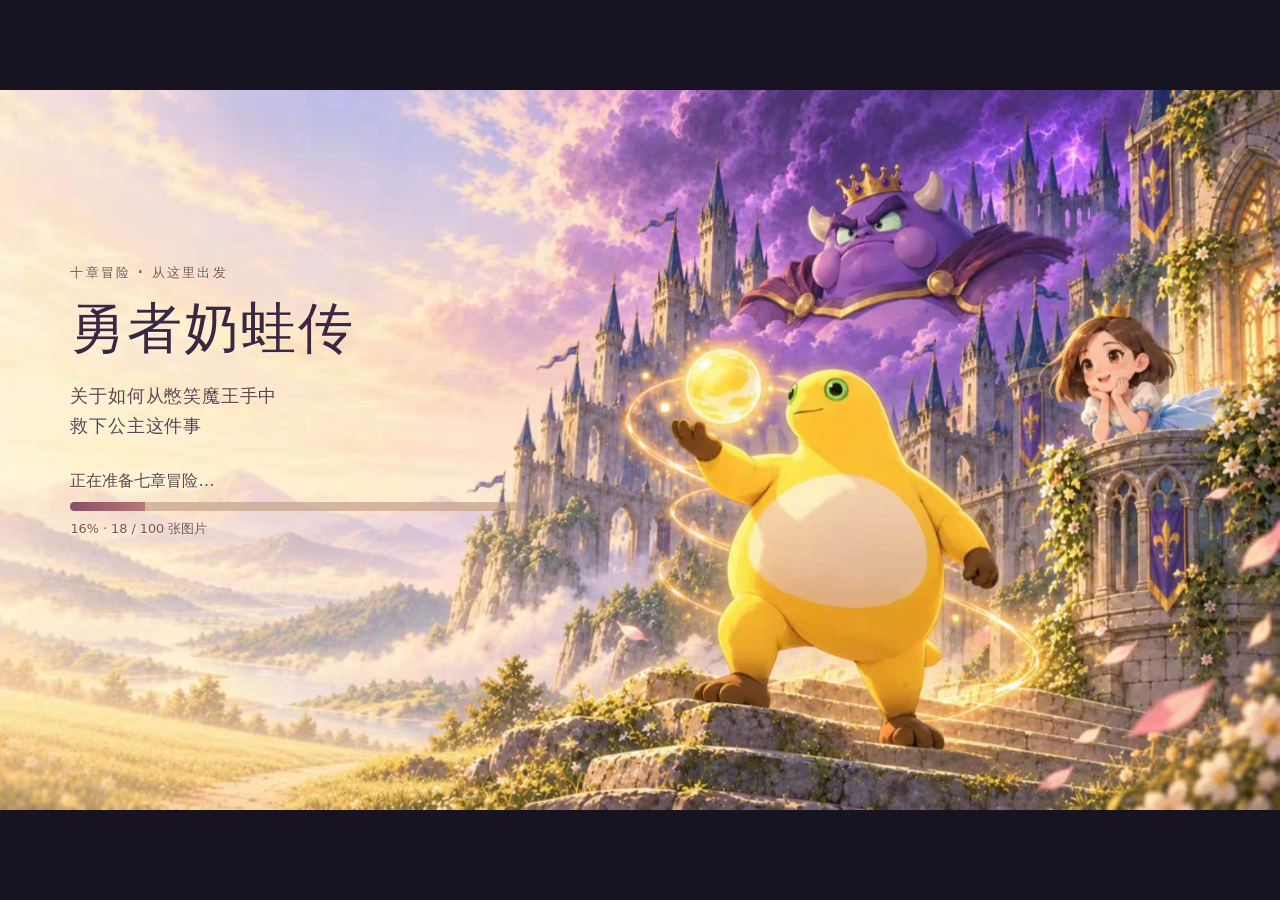
<file: index.html>
<!doctype html>
<html lang="zh-CN">
  <head>
    <meta charset="UTF-8" />
    <meta
      name="viewport"
      content="width=device-width, initial-scale=1, viewport-fit=cover, maximum-scale=1"
    />
    <meta name="theme-color" content="#171321" />
    <meta name="screen-orientation" content="landscape" />
    <meta name="x5-orientation" content="landscape" />
    <link rel="manifest" href="./manifest.json" />
    <meta
      name="description"
      content="奶蛙勇闯憋笑城堡，肚皮冲撞、大笑清场！闯过七关救出豆公主。免下载，手机电脑都能玩。"
    />
    <meta property="og:title" content="勇者奶蛙传：关于如何从憋笑魔王手中救下公主这件事" />
    <meta
      property="og:description"
      content="一肚子撞进城堡，一口气笑翻魔王。来挑战你的救援纪录！"
    />
    <link rel="icon" href="./favicon.svg" type="image/svg+xml" />
    <title>勇者奶蛙传：关于如何从憋笑魔王手中救下公主这件事</title>
    <script src="./assets/quiz-ad.js"></script>
    <script type="module" crossorigin src="./assets/game-BDvRcsxG.js"></script>
    <link rel="stylesheet" crossorigin href="./assets/game-DhG0Y0Ys.css">
    <style>
      /* 测试版入口：贴右侧边，避开摇杆/技能/血条 */
      .test-tab {
        position: fixed;
        top: 50%;
        right: 0;
        z-index: 60;
        transform: translateY(-50%);
        display: flex;
        flex-direction: column;
        align-items: center;
        gap: 8px;
        padding: 12px 7px 13px;
        border: 1px solid rgba(233, 196, 106, 0.34);
        border-right: 0;
        border-radius: 11px 0 0 11px;
        background: rgba(12, 9, 18, 0.82);
        -webkit-backdrop-filter: blur(10px);
        backdrop-filter: blur(10px);
        box-shadow: -8px 0 22px rgba(0, 0, 0, 0.35);
        color: #e9c46a;
        font: 500 11px/1 "PingFang SC", "Microsoft YaHei", system-ui, sans-serif;
        letter-spacing: 0.2em;
        text-decoration: none;
        -webkit-tap-highlight-color: transparent;
        transition: color 0.2s, background 0.2s, padding 0.2s;
      }
      .test-tab:hover,
      .test-tab:focus-visible {
        color: #f6d992;
        background: rgba(35, 25, 48, 0.95);
        padding-right: 10px;
        outline: none;
      }
      .test-tab span {
        writing-mode: vertical-rl;
        text-orientation: upright;
      }
      .test-tab i {
        width: 6px;
        height: 6px;
        border-radius: 50%;
        background: #8ee6c8;
        box-shadow: 0 0 8px #8ee6c8;
      }
    </style>
  </head>
  <body>
    <main id="app"></main>
    <a class="test-tab" href="./testverson/dev-launcher.html" aria-label="进入测试版（需要口令）" title="测试版 · 需要口令">
      <i aria-hidden="true"></i><span>测试版</span>
    </a>
  </body>
</html>
</file>
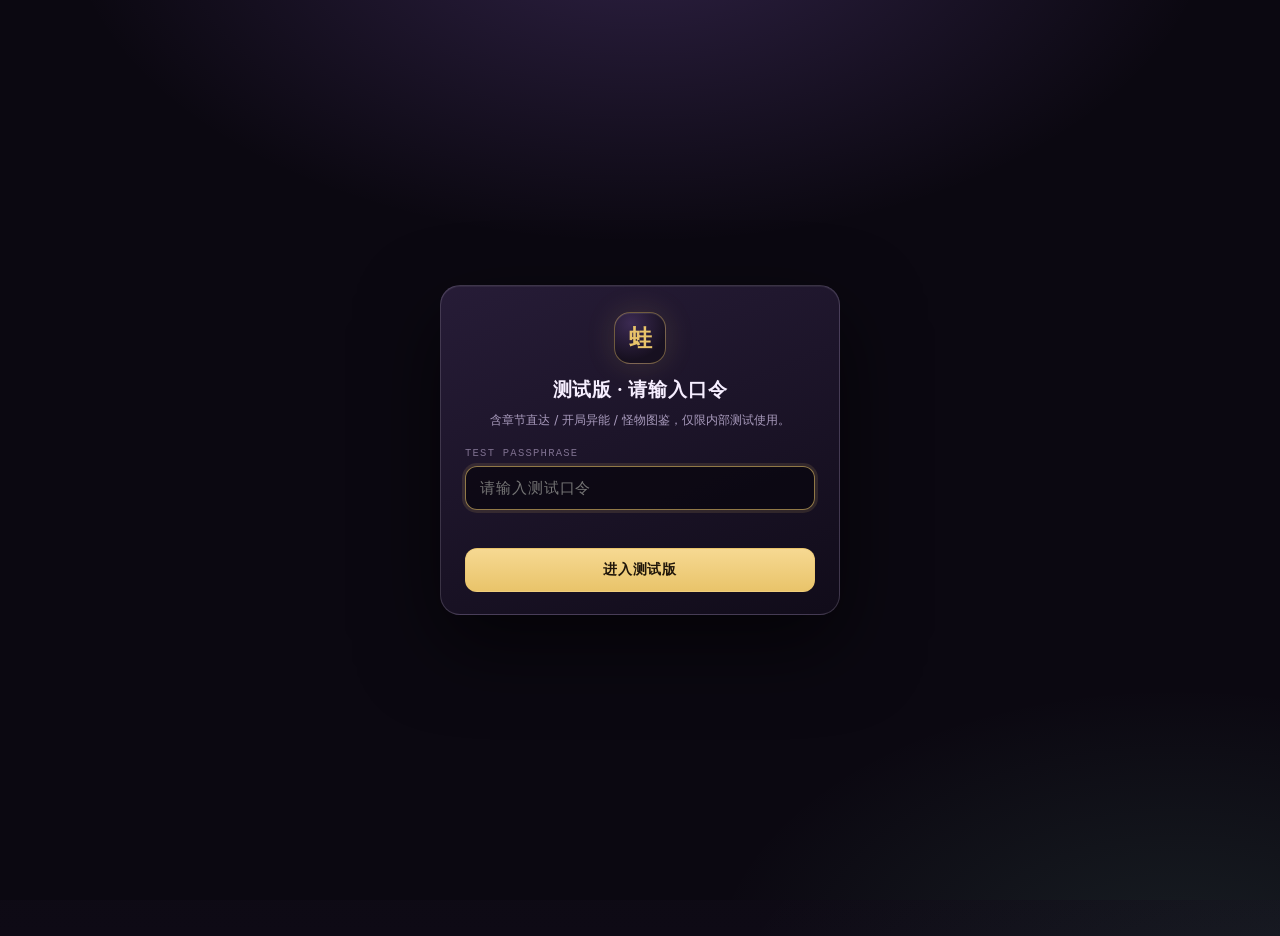
<file: testverson/dev-launcher.html>
<!doctype html>
<html lang="zh-CN" class="pw-locked">
<head>
<meta charset="UTF-8" />
<meta name="viewport" content="width=device-width, initial-scale=1, viewport-fit=cover" />
<meta name="theme-color" content="#0c0912" />
<title>勇者奶蛙传 · 测试启动器</title>
<link rel="icon" href="../favicon.svg" type="image/svg+xml" />
<style>
  :root{
    color-scheme: dark;
    --bg:#0c0912;
    --panel:rgba(34,24,48,.82);
    --panel-2:rgba(17,12,25,.72);
    --line:rgba(238,219,255,.12);
    --line-strong:rgba(238,219,255,.22);
    --ink:#f6eeff;
    --muted:#a99bbd;
    --faint:#7e708f;
    --gold:#e9c46a;
    --gold-2:#f6d992;
    --violet:#b07cff;
    --mint:#8ee6c8;
    --danger:#ff8a9a;
    --final:#ff9e7a;
    --radius:18px;
    --shadow:0 24px 60px rgba(0,0,0,.42);
    --serif:ui-serif,"Songti SC","STSong","Noto Serif CJK SC",Georgia,serif;
    --sans:system-ui,-apple-system,"PingFang SC","Microsoft YaHei",sans-serif;
    --mono:ui-monospace,"SFMono-Regular",Consolas,monospace;
  }
  *{box-sizing:border-box}
  html{min-height:100%}
  body{
    margin:0;min-height:100vh;padding-bottom:112px;
    font-family:var(--sans);color:var(--ink);
    background:
      radial-gradient(1200px 620px at 12% -8%,rgba(176,124,255,.20),transparent 62%),
      radial-gradient(1000px 560px at 104% 112%,rgba(142,230,200,.10),transparent 62%),
      linear-gradient(180deg,#0d0a14 0%,#0b0811 56%,#0e0a15 100%);
  }
  body::before{
    content:"";position:fixed;inset:0;z-index:-1;pointer-events:none;
    background:
      linear-gradient(180deg,rgba(233,196,106,.055),transparent 20%),
      repeating-linear-gradient(90deg,rgba(255,255,255,.018) 0 1px,transparent 1px 96px);
    mask-image:linear-gradient(180deg,#000 0%,transparent 78%);
  }
  button,input{font:inherit;color:inherit}
  button{cursor:pointer}
  a{color:inherit;text-decoration:none}
  :focus-visible{outline:2px solid var(--gold);outline-offset:2px}
  .sr-only{position:absolute;width:1px;height:1px;padding:0;margin:-1px;overflow:hidden;clip:rect(0,0,0,0);white-space:nowrap;border:0}

  /* ---------- top bar ---------- */
  .topbar{
    position:sticky;top:0;z-index:40;
    border-bottom:1px solid var(--line);
    background:linear-gradient(180deg,rgba(10,8,16,.94),rgba(10,8,16,.74));
    backdrop-filter:blur(16px);-webkit-backdrop-filter:blur(16px);
  }
  .topbar-inner{
    max-width:1440px;margin:0 auto;padding:13px 26px;
    display:flex;align-items:center;justify-content:space-between;gap:20px;
  }
  .brand{display:flex;align-items:center;gap:14px;min-width:0}
  .brand-mark{
    width:46px;height:46px;flex:0 0 auto;border-radius:14px;
    display:grid;place-items:center;
    color:var(--gold);font:700 21px/1 var(--serif);
    border:1px solid rgba(233,196,106,.42);
    background:radial-gradient(circle at 32% 20%,#3b2a52,#171020 70%);
    box-shadow:0 0 28px rgba(233,196,106,.13),inset 0 1px 0 rgba(255,255,255,.08);
  }
  .brand-copy{min-width:0}
  .brand-copy h1{
    margin:0;font:600 20px/1.2 var(--serif);letter-spacing:.035em;
    white-space:nowrap;overflow:hidden;text-overflow:ellipsis;
  }
  .brand-copy h1 em{
    font-style:normal;font-size:11px;font-weight:600;letter-spacing:.14em;
    color:var(--gold);margin-left:10px;padding:3px 8px;border-radius:999px;
    border:1px solid rgba(233,196,106,.28);background:rgba(233,196,106,.07);
    vertical-align:2px;
  }
  .brand-copy p{
    margin:5px 0 0;font:500 10.5px/1.2 var(--mono);letter-spacing:.13em;
    color:var(--faint);text-transform:uppercase;
    white-space:nowrap;overflow:hidden;text-overflow:ellipsis;
  }
  .top-actions{display:flex;align-items:center;gap:9px;flex:0 0 auto}
  .chip{
    display:inline-flex;align-items:center;gap:7px;padding:7px 11px;border-radius:999px;
    border:1px solid var(--line);background:rgba(255,255,255,.035);
    font-size:11px;color:var(--muted);white-space:nowrap;
  }
  .chip::before{content:"";width:6px;height:6px;border-radius:50%;background:var(--mint);box-shadow:0 0 8px var(--mint)}
  .chip.empty::before{background:var(--faint);box-shadow:none}
  .link-btn{
    display:inline-flex;align-items:center;gap:8px;padding:8px 13px;border-radius:999px;
    border:1px solid var(--line);background:transparent;font-size:12px;color:var(--muted);
    transition:border-color .2s,color .2s,background .2s;
  }
  .link-btn:hover{border-color:var(--line-strong);color:var(--ink);background:rgba(255,255,255,.045)}

  /* ---------- shell ---------- */
  .shell{max-width:1440px;margin:0 auto;padding:0 26px}
  .layout{
    display:grid;grid-template-columns:minmax(0,1.5fr) minmax(380px,.72fr);
    grid-template-rows:auto auto;gap:16px;padding:20px 0 28px;
  }
  .panel{
    position:relative;border:1px solid var(--line);border-radius:var(--radius);
    background:linear-gradient(158deg,rgba(38,27,53,.84),rgba(18,13,27,.92));
    box-shadow:var(--shadow),inset 0 1px 0 rgba(255,255,255,.055);
    padding:19px 20px 20px;overflow:hidden;
    animation:rise .55s cubic-bezier(.2,.7,.2,1) both;
  }
  .panel::before{
    content:"";position:absolute;inset:0;pointer-events:none;border-radius:inherit;
    background:linear-gradient(120deg,rgba(255,255,255,.045),transparent 34%);
  }
  .panel.zones{grid-column:1;grid-row:1;animation-delay:.04s}
  .panel.upgrades{grid-column:1;grid-row:2;animation-delay:.1s}
  .panel.bestiary{
    grid-column:2;grid-row:1/3;display:flex;flex-direction:column;min-height:0;
    max-height:calc(100vh - 218px);position:sticky;top:96px;animation-delay:.16s;
  }
  @keyframes rise{from{opacity:0;transform:translateY(10px)}to{opacity:1;transform:none}}

  .panel-head{display:flex;align-items:flex-start;justify-content:space-between;gap:16px;margin-bottom:14px}
  .head-main{display:flex;align-items:center;gap:12px;min-width:0}
  .step{
    width:34px;height:34px;flex:0 0 auto;border-radius:50%;
    display:grid;place-items:center;font:600 12px/1 var(--mono);letter-spacing:.06em;
    color:var(--gold);border:1px solid rgba(233,196,106,.34);
    background:rgba(233,196,106,.06);box-shadow:inset 0 1px 0 rgba(255,255,255,.06);
  }
  .head-copy h2{margin:0;font:600 17px/1.15 var(--serif);letter-spacing:.03em}
  .head-copy p{margin:4px 0 0;font-size:11px;color:var(--faint);letter-spacing:.02em}
  .head-side{display:flex;align-items:center;gap:10px;flex:0 0 auto}
  .counter{font:500 11px/1 var(--mono);color:var(--gold);letter-spacing:.06em}
  .mini-actions{display:flex;gap:4px}
  .mini-btn{
    padding:5px 9px;border-radius:999px;border:1px solid var(--line);
    background:rgba(255,255,255,.03);color:var(--muted);font-size:11px;
    transition:.2s;white-space:nowrap;
  }
  .mini-btn:hover{border-color:rgba(233,196,106,.4);color:var(--gold-2)}

  /* ---------- zones ---------- */
  .zone-grid{display:grid;grid-template-columns:repeat(5,minmax(0,1fr));gap:9px}
  .zone-card{
    position:relative;text-align:left;min-height:98px;padding:11px 11px 10px;
    display:flex;flex-direction:column;gap:5px;border-radius:13px;
    border:1px solid rgba(255,255,255,.075);background:rgba(11,8,18,.5);
    transition:transform .18s,border-color .18s,background .18s,box-shadow .18s;
  }
  .zone-card:hover{transform:translateY(-2px);border-color:rgba(233,196,106,.32);background:rgba(42,29,60,.62)}
  .zone-card.selected{
    border-color:rgba(233,196,106,.78);
    background:linear-gradient(152deg,rgba(233,196,106,.16),rgba(176,124,255,.075));
    box-shadow:0 0 0 1px rgba(233,196,106,.18),0 12px 30px rgba(0,0,0,.35);
  }
  .zone-idx{font:600 9.5px/1 var(--mono);letter-spacing:.14em;color:var(--faint)}
  .zone-card.selected .zone-idx{color:var(--gold)}
  .zone-name{font:600 15.5px/1.2 var(--serif);letter-spacing:.02em;color:var(--ink)}
  .zone-meta{font-size:10.5px;line-height:1.35;color:var(--muted)}
  .zone-boss{margin-top:auto;font-size:9.5px;line-height:1.2;color:var(--gold);opacity:.84}
  .zone-check{
    position:absolute;right:9px;top:9px;width:17px;height:17px;border-radius:50%;
    display:grid;place-items:center;font-size:9px;color:#1a1226;
    background:var(--gold);opacity:0;transform:scale(.6);transition:.18s;
    box-shadow:0 0 14px rgba(233,196,106,.4);
  }
  .zone-card.selected .zone-check{opacity:1;transform:scale(1)}
  .zone-card.final .zone-idx{color:var(--final);letter-spacing:.1em}
  .zone-card.final.selected{
    border-color:rgba(255,158,122,.82);
    background:linear-gradient(152deg,rgba(255,158,122,.15),rgba(176,124,255,.07));
    box-shadow:0 0 0 1px rgba(255,158,122,.2),0 12px 30px rgba(0,0,0,.4);
  }
  .zone-card.final.selected .zone-check{background:var(--final);box-shadow:0 0 14px rgba(255,158,122,.45)}
  .zone-card.final .zone-boss{color:var(--final)}

  /* ---------- upgrades ---------- */
  .up-grid{display:grid;grid-template-columns:repeat(3,minmax(0,1fr));gap:9px}
  .up-card{
    position:relative;display:grid;grid-template-columns:36px minmax(0,1fr);gap:9px;
    padding:11px 11px 10px;text-align:left;border-radius:13px;
    border:1px solid rgba(255,255,255,.075);background:rgba(11,8,18,.46);
    transition:transform .18s,border-color .18s,background .18s,box-shadow .18s;
  }
  .up-card:hover{transform:translateY(-2px);border-color:rgba(176,124,255,.34);background:rgba(38,26,56,.62)}
  .up-card.selected{
    border-color:rgba(233,196,106,.68);
    background:linear-gradient(150deg,rgba(233,196,106,.115),rgba(176,124,255,.06));
    box-shadow:0 0 0 1px rgba(233,196,106,.14),0 10px 24px rgba(0,0,0,.28);
  }
  .up-icon{
    width:36px;height:36px;border-radius:11px;display:grid;place-items:center;
    font-size:16px;color:var(--gold);border:1px solid rgba(233,196,106,.2);
    background:rgba(233,196,106,.07);transition:.18s;
  }
  .up-card.selected .up-icon{background:rgba(233,196,106,.2);box-shadow:0 0 18px rgba(233,196,106,.16)}
  .up-copy{min-width:0}
  .up-copy b{display:block;font-size:13px;line-height:1.25;letter-spacing:.01em}
  .up-copy small{display:block;margin-top:4px;font-size:10.5px;line-height:1.45;color:var(--muted)}
  .up-flag{
    position:absolute;right:9px;top:8px;font:600 9px/1 var(--mono);
    color:var(--gold);opacity:0;transition:.18s;letter-spacing:.08em;
  }
  .up-card.selected .up-flag{opacity:1}
  .up-note{margin:10px 0 0;font-size:10.5px;color:var(--faint);line-height:1.4}
  .up-note b{color:var(--muted);font-weight:500}

  /* ---------- bestiary ---------- */
  .bestiary .panel-head{margin-bottom:10px}
  .bestiary-body{display:flex;flex-direction:column;min-height:0;flex:1}
  .filters{display:flex;gap:3px;padding:3px;border:1px solid var(--line);border-radius:999px;background:rgba(0,0,0,.22)}
  .filter-btn{
    padding:5px 10px;border-radius:999px;border:0;background:transparent;
    font-size:10.5px;color:var(--muted);transition:.18s;white-space:nowrap;
  }
  .filter-btn:hover{color:var(--ink)}
  .filter-btn.active{background:var(--gold);color:#1b1226;font-weight:600}
  .bestiary-search{position:relative;margin:9px 0 8px}
  .bestiary-search input{
    width:100%;padding:8px 11px 8px 29px;border-radius:10px;
    border:1px solid var(--line);background:rgba(0,0,0,.24);
    color:var(--ink);font-size:11.5px;outline:none;transition:border-color .2s;
  }
  .bestiary-search input:focus{border-color:rgba(233,196,106,.52)}
  .bestiary-search::before{
    content:"⌕";position:absolute;left:10px;top:50%;transform:translateY(-50%);
    font:400 15px/1 var(--serif);color:var(--faint);pointer-events:none;
  }
  .bestiary-count{font:500 10px/1 var(--mono);color:var(--faint);letter-spacing:.08em;white-space:nowrap}
  .bestiary-list{
    display:flex;flex-direction:column;gap:5px;overflow:auto;min-height:0;flex:1;
    margin:0 -7px;padding:1px 7px 4px;scrollbar-width:thin;
    scrollbar-color:rgba(233,196,106,.25) transparent;
  }
  .bestiary-list::-webkit-scrollbar{width:5px}
  .bestiary-list::-webkit-scrollbar-thumb{background:rgba(233,196,106,.22);border-radius:4px}
  .monster{
    display:grid;grid-template-columns:44px minmax(0,1fr) auto;gap:9px;align-items:center;
    padding:6px 7px;border-radius:11px;border:1px solid transparent;
    transition:background .18s,border-color .18s;
  }
  .monster:hover{background:rgba(255,255,255,.038);border-color:var(--line)}
  .monster.in-zone{border-left:2px solid rgba(233,196,106,.52);background:rgba(233,196,106,.045);border-radius:4px 11px 11px 4px}
  .monster-art{
    width:44px;height:44px;border-radius:10px;overflow:hidden;
    background:linear-gradient(148deg,#f5eef9,#d9cce6);
    box-shadow:inset 0 0 0 1px rgba(28,18,40,.10);
  }
  .monster-art img{display:block;width:100%;height:100%;object-fit:contain;mix-blend-mode:multiply}
  .monster-copy{min-width:0}
  .monster-copy .line1{display:flex;align-items:center;gap:5px;min-width:0}
  .monster-copy b{font-size:12.5px;line-height:1.2;font-weight:600;white-space:nowrap;overflow:hidden;text-overflow:ellipsis}
  .monster-id{font:400 8.5px/1 var(--mono);color:var(--faint);letter-spacing:.04em;white-space:nowrap}
  .tag{
    flex:0 0 auto;font-size:8.5px;line-height:1;padding:2px 5px;border-radius:999px;
    border:1px solid var(--line);color:var(--muted);letter-spacing:.04em;
  }
  .tag.elite{color:var(--violet);border-color:rgba(176,124,255,.34);background:rgba(176,124,255,.08)}
  .tag.boss{color:var(--gold);border-color:rgba(233,196,106,.34);background:rgba(233,196,106,.075)}
  .tag.final{color:var(--final);border-color:rgba(255,158,122,.4);background:rgba(255,158,122,.08)}
  .monster-role{display:block;margin-top:2px;font-size:9.5px;color:var(--faint);white-space:nowrap;overflow:hidden;text-overflow:ellipsis}
  .monster-hp{text-align:right;min-width:44px}
  .monster-hp b{font:600 14px/1 var(--serif);color:var(--gold)}
  .monster-hp small{display:block;margin-top:2px;font:500 8px/1 var(--mono);letter-spacing:.12em;color:var(--faint)}
  .monster-where{grid-column:2/-1;margin-top:-3px;font-size:9px;color:var(--faint)}
  .monster-where .now{color:var(--gold)}
  .empty{padding:24px 10px;text-align:center;font-size:12px;color:var(--faint)}
  .bestiary-foot{margin-top:8px;padding-top:9px;border-top:1px solid var(--line);font-size:9.5px;line-height:1.5;color:var(--faint)}

  /* ---------- footer ---------- */
  .launchbar{
    position:fixed;left:0;right:0;bottom:0;z-index:50;
    border-top:1px solid var(--line);
    background:linear-gradient(180deg,rgba(10,8,16,.70),rgba(10,8,16,.96));
    backdrop-filter:blur(18px);-webkit-backdrop-filter:blur(18px);
  }
  .launchbar-inner{
    max-width:1440px;margin:0 auto;padding:12px 26px;
    display:flex;align-items:center;justify-content:space-between;gap:20px;
  }
  .launch-summary{min-width:0}
  .sum-zone{display:block;font:600 15px/1.2 var(--serif);letter-spacing:.02em}
  .sum-zone span{color:var(--gold);font-family:var(--mono);font-size:10px;letter-spacing:.1em;margin-right:8px}
  .sum-meta{display:block;margin-top:4px;font-size:10.5px;color:var(--muted)}
  .sum-warn{color:var(--faint)}
  .launch-actions{display:flex;align-items:center;gap:9px;flex:0 0 auto}
  .btn{
    border:1px solid var(--line);background:transparent;border-radius:999px;
    padding:10px 15px;font-size:12px;color:var(--muted);
    transition:transform .18s,border-color .18s,background .18s,box-shadow .18s;
    white-space:nowrap;
  }
  .btn:hover{border-color:var(--line-strong);background:rgba(255,255,255,.045);color:var(--ink)}
  .btn.ghost-danger:hover{border-color:rgba(255,138,154,.4);color:var(--danger);background:rgba(255,138,154,.06)}
  .btn.primary{
    position:relative;overflow:hidden;
    padding:12px 24px 12px 25px;border:0;font-weight:700;font-size:13.5px;letter-spacing:.02em;
    color:#21152a;background:linear-gradient(135deg,#f6d992,#e8b949 72%,#dfae3f);
    box-shadow:0 10px 30px rgba(233,196,106,.22),inset 0 1px 0 rgba(255,255,255,.55);
  }
  .btn.primary small{display:block;margin-top:2px;font-size:9px;font-weight:600;letter-spacing:.12em;opacity:.62}
  .btn.primary::after{
    content:"";position:absolute;inset:0;transform:translateX(-120%);
    background:linear-gradient(100deg,transparent 30%,rgba(255,255,255,.42) 50%,transparent 70%);
  }
  .btn.primary:hover{transform:translateY(-1px);box-shadow:0 14px 36px rgba(233,196,106,.3)}
  .btn.primary:hover::after{animation:sheen .7s ease}
  @keyframes sheen{to{transform:translateX(120%)}}

  /* ---------- toast / dialog ---------- */
  .toast{
    position:fixed;left:50%;bottom:96px;z-index:80;transform:translate(-50%,8px);
    padding:9px 15px;border-radius:999px;font-size:12px;
    border:1px solid rgba(233,196,106,.32);background:rgba(24,17,35,.94);
    color:var(--ink);box-shadow:0 12px 34px rgba(0,0,0,.45);
    opacity:0;pointer-events:none;transition:.22s;max-width:calc(100vw - 28px);text-align:center;
  }
  .toast.show{opacity:1;transform:translate(-50%,0)}
  .toast.error{border-color:rgba(255,138,154,.4);color:#ffd9df}
  dialog{
    width:min(520px,calc(100vw - 28px));padding:0;border-radius:18px;
    border:1px solid var(--line-strong);background:#171021;color:var(--ink);
    box-shadow:0 30px 90px rgba(0,0,0,.6);
  }
  dialog::backdrop{background:rgba(6,4,10,.72);backdrop-filter:blur(4px)}
  .dialog-head{display:flex;align-items:center;justify-content:space-between;padding:16px 18px 0}
  .dialog-head h3{margin:0;font:600 16px/1.2 var(--serif)}
  .dialog-close{width:28px;height:28px;border-radius:50%;border:1px solid var(--line);background:transparent;color:var(--ink);font-size:15px;line-height:1;transition:.2s}
  .dialog-close:hover{border-color:rgba(233,196,106,.5);color:var(--gold);background:rgba(233,196,106,.08)}
  .dialog-body{padding:12px 18px 4px;font-size:12px;line-height:1.6;color:var(--muted)}
  .dialog-body pre{
    max-height:46vh;overflow:auto;margin:10px 0 0;padding:12px;border-radius:10px;
    background:rgba(0,0,0,.28);border:1px solid var(--line);
    font:11px/1.5 var(--mono);color:#d8cce8;white-space:pre-wrap;word-break:break-all;
  }
  .dialog-actions{display:flex;justify-content:flex-end;gap:8px;padding:12px 18px 16px}
  .dialog-actions .btn.danger{border-color:rgba(255,138,154,.4);color:var(--danger)}
  .dialog-actions .btn.danger:hover{background:rgba(255,138,154,.1);color:#ffd9df}

  /* ---------- game stage ---------- */
  body.stage-open{overflow:hidden}
  .stage{position:fixed;inset:0;z-index:70;display:none;flex-direction:column;background:#08060d}
  .stage.open{display:flex}
  .stage-bar{
    flex:0 0 auto;height:42px;display:flex;align-items:center;justify-content:space-between;gap:12px;
    padding:0 10px 0 8px;border-bottom:1px solid var(--line);
    background:linear-gradient(180deg,#141020,#0d0a14);
  }
  .stage-left,.stage-actions{display:flex;align-items:center;gap:6px;min-width:0}
  .stage-btn{
    border:1px solid var(--line);background:rgba(255,255,255,.03);border-radius:999px;
    padding:6px 11px;font-size:11px;color:var(--muted);white-space:nowrap;transition:.18s;
  }
  .stage-btn:hover{border-color:rgba(233,196,106,.4);color:var(--gold-2);background:rgba(233,196,106,.06)}
  .stage-btn:disabled{opacity:.32;pointer-events:none}
  .stage-title{
    margin-left:4px;font:500 11px/1 var(--mono);letter-spacing:.08em;color:var(--gold);
    white-space:nowrap;overflow:hidden;text-overflow:ellipsis;
  }
  .stage-actions .stage-btn,.stage-actions a{font-size:10.5px;padding:6px 9px;border-radius:999px;border:1px solid var(--line);color:var(--muted)}
  .stage-actions a:hover{color:var(--gold-2);border-color:rgba(233,196,106,.4);background:rgba(233,196,106,.06)}
  .stage iframe{flex:1;width:100%;min-height:0;border:0;background:#0b0811;display:block}
  .stage.open{animation:stageIn .24s ease both}
  @keyframes stageIn{from{opacity:0;transform:scale(.985)}to{opacity:1;transform:none}}

  /* ---------- responsive ---------- */
  @media (max-width:1180px){
    .layout{grid-template-columns:minmax(0,1fr);}
    .panel.bestiary{grid-column:1;grid-row:3;position:static;max-height:none;height:min(64vh,620px)}
    .zone-grid{grid-template-columns:repeat(5,minmax(0,1fr))}
  }
  @media (max-width:900px){
    .zone-grid{grid-template-columns:repeat(4,minmax(0,1fr))}
    .up-grid{grid-template-columns:repeat(2,minmax(0,1fr))}
    .brand-copy h1 em{display:none}
  }
  @media (max-width:720px){
    .topbar-inner{padding:11px 16px;gap:12px}
    .brand-mark{width:38px;height:38px;font-size:18px}
    .brand-copy h1{font-size:16px}
    .brand-copy p{display:none}
    .top-actions .link-btn{display:none}
    .shell{padding:0 14px}
    .layout{gap:12px;padding:14px 0 20px}
    .panel{padding:15px 14px 16px}
    .zone-grid{grid-template-columns:repeat(2,minmax(0,1fr))}
    .zone-card{min-height:88px}
    .up-grid{grid-template-columns:minmax(0,1fr)}
    .panel-head{align-items:flex-start;gap:8px}
    .head-side{flex-direction:column;align-items:flex-end;gap:5px}
    .launchbar-inner{padding:10px 14px;flex-wrap:wrap;gap:10px}
    .launch-summary{flex:1 1 100%}
    .launch-actions{width:100%;justify-content:space-between}
    .btn.primary{flex:1;text-align:center}
    body{padding-bottom:132px}
    .toast{bottom:120px}
    .bestiary-list{max-height:52vh}
    .filters .filter-btn{padding:5px 8px}
    .stage-bar{height:auto;min-height:44px;flex-wrap:wrap;row-gap:5px;padding:6px 8px}
    .stage-left{flex:1 1 100%}
    .stage-title{font-size:10px}
    .stage-actions{flex:1 1 100%;justify-content:space-between;gap:4px}
    .stage-actions .stage-btn,.stage-actions a{font-size:9.5px;padding:5px 7px}
  }
  @media (prefers-reduced-motion:reduce){
    *,*::before,*::after{animation-duration:.001ms!important;transition-duration:.001ms!important;scroll-behavior:auto!important}
  }

  /* ---------- 测试版口令门 ---------- */
  html.pw-locked,body.pw-locked{overflow:hidden}
  body.pw-locked>*:not(#pwGate){visibility:hidden!important}
  #pwGate{
    position:fixed;inset:0;z-index:99999;display:grid;place-items:center;padding:20px;
    background:
      radial-gradient(900px 520px at 50% -10%,rgba(176,124,255,.22),transparent 64%),
      radial-gradient(760px 460px at 92% 108%,rgba(142,230,200,.10),transparent 62%),
      #0b0811;
  }
  .pw-card{
    width:min(400px,100%);padding:26px 24px 22px;border-radius:20px;text-align:center;
    border:1px solid rgba(238,219,255,.18);
    background:linear-gradient(158deg,rgba(40,29,57,.96),rgba(17,12,26,.98));
    box-shadow:0 30px 80px rgba(0,0,0,.6),inset 0 1px 0 rgba(255,255,255,.06);
    animation:rise .5s cubic-bezier(.2,.7,.2,1) both;
  }
  .pw-card.shake{animation:pwShake .38s ease}
  @keyframes pwShake{0%,100%{transform:translateX(0)}20%{transform:translateX(-8px)}40%{transform:translateX(7px)}60%{transform:translateX(-5px)}80%{transform:translateX(3px)}}
  .pw-badge{
    width:52px;height:52px;margin:0 auto 14px;border-radius:16px;display:grid;place-items:center;
    font:700 23px/1 var(--serif);color:var(--gold);
    border:1px solid rgba(233,196,106,.42);background:radial-gradient(circle at 32% 20%,#3b2a52,#171020 70%);
    box-shadow:0 0 30px rgba(233,196,106,.14),inset 0 1px 0 rgba(255,255,255,.08);
  }
  .pw-card h2{margin:0;font:600 19px/1.3 var(--serif);letter-spacing:.04em}
  .pw-sub{margin:8px 0 18px;font-size:12px;line-height:1.6;color:var(--muted)}
  .pw-field{display:block;text-align:left}
  .pw-field span{display:block;margin:0 0 7px;font:500 10.5px/1 var(--mono);letter-spacing:.12em;color:var(--faint);text-transform:uppercase}
  .pw-field input{
    width:100%;padding:12px 14px;border-radius:12px;font-size:15px;letter-spacing:.06em;
    color:var(--ink);background:rgba(9,6,14,.72);
    border:1px solid var(--line-strong);outline:none;
    transition:border-color .2s,box-shadow .2s;
  }
  .pw-field input:focus{border-color:rgba(233,196,106,.6);box-shadow:0 0 0 3px rgba(233,196,106,.12)}
  .pw-error{min-height:18px;margin:10px 0 4px;font-size:12px;color:var(--danger)}
  .pw-btn{
    width:100%;margin-top:6px;padding:12px 16px;border-radius:12px;border:1px solid rgba(233,196,106,.5);
    font-size:14px;font-weight:600;letter-spacing:.06em;color:#20160a;
    background:linear-gradient(180deg,var(--gold-2),var(--gold));
    transition:filter .2s,transform .12s;
  }
  .pw-btn:hover{filter:brightness(1.05)}
  .pw-btn:active{transform:translateY(1px)}
</style>
</head>
<body class="pw-locked">
  <div id="pwGate" role="dialog" aria-modal="true" aria-labelledby="pwTitle">
    <form class="pw-card" id="pwForm" autocomplete="off">
      <div class="pw-badge" aria-hidden="true">蛙</div>
      <h2 id="pwTitle">测试版 · 请输入口令</h2>
      <p class="pw-sub">含章节直达 / 开局异能 / 怪物图鉴，仅限内部测试使用。</p>
      <label class="pw-field">
        <span>Test Passphrase</span>
        <input id="pwInput" type="password" inputmode="text" autocomplete="current-password" placeholder="请输入测试口令" required />
      </label>
      <p class="pw-error" id="pwError" role="alert"></p>
      <button class="pw-btn" type="submit">进入测试版</button>
    </form>
  </div>
  <script>
  (function(){
    var KEY = 'naiwa:test:unlock';
    var gate = document.getElementById('pwGate');
    function unlock(){
      document.documentElement.classList.remove('pw-locked');
      document.body.classList.remove('pw-locked');
      if(gate && gate.parentNode) gate.parentNode.removeChild(gate);
    }
    try{ if(sessionStorage.getItem(KEY) === '1'){ unlock(); return; } }catch(_){}
    var form = document.getElementById('pwForm');
    var input = document.getElementById('pwInput');
    var error = document.getElementById('pwError');
    var TARGET = 'd2xwMTIzNDU2'; /* btoa('wlp123456') */
    form.addEventListener('submit', function(e){
      e.preventDefault();
      var value = (input.value || '').trim();
      var ok = false;
      try{ ok = !!value && btoa(value) === TARGET; }catch(_){ ok = false; }
      if(ok){
        error.textContent = '';
        try{ sessionStorage.setItem(KEY, '1'); }catch(_){}
        unlock();
        return;
      }
      error.textContent = '口令不正确，请重试';
      form.classList.remove('shake');
      void form.offsetWidth;
      form.classList.add('shake');
      input.select();
    });
    setTimeout(function(){ try{ input.focus(); }catch(_){} }, 80);
  })();
  </script>
  <header class="topbar">
    <div class="topbar-inner">
      <div class="brand">
        <div class="brand-mark" aria-hidden="true">蛙</div>
        <div class="brand-copy">
          <h1>勇者奶蛙传 <em>测试启动器</em></h1>
          <p>Dev Launcher · 章节直达 / 开局异能 / 怪物图鉴</p>
        </div>
      </div>
      <div class="top-actions">
        <span id="saveChip" class="chip empty">未检测到存档</span>
        <a class="link-btn" href="../index.html" target="_blank" rel="noopener">打开游戏 <span aria-hidden="true">↗</span></a>
      </div>
    </div>
  </header>

  <main class="shell">
    <div class="layout">
      <section class="panel zones" aria-labelledby="zonesTitle">
        <div class="panel-head">
          <div class="head-main">
            <span class="step" aria-hidden="true">01</span>
            <div class="head-copy">
              <h2 id="zonesTitle">选择关卡</h2>
              <p>十章剧情 · 启动后直接进入该章开头</p>
            </div>
          </div>
          <div class="head-side">
            <span class="counter" id="zoneCounter">CH.01</span>
          </div>
        </div>
        <div class="zone-grid" id="zoneGrid" role="list"></div>
      </section>

      <section class="panel upgrades" aria-labelledby="upTitle">
        <div class="panel-head">
          <div class="head-main">
            <span class="step" aria-hidden="true">02</span>
            <div class="head-copy">
              <h2 id="upTitle">开局异能</h2>
              <p>对应游戏内升级卡 · 所选在开局时直接生效</p>
            </div>
          </div>
          <div class="head-side">
            <span class="counter" id="upCount">0 / 9</span>
            <div class="mini-actions">
              <button type="button" class="mini-btn" id="selectAll">全选</button>
              <button type="button" class="mini-btn" id="clearAll">清空</button>
            </div>
          </div>
        </div>
        <div class="up-grid" id="upGrid"></div>
        <p class="up-note">防御系需先选「闪耀」才能选「辉煌」；<b>奶泡震波 / 回旋奶镖</b>默认可用，无需在此配置。</p>
      </section>

      <aside class="panel bestiary" aria-labelledby="bestTitle">
        <div class="panel-head">
          <div class="head-main">
            <span class="step" aria-hidden="true">03</span>
            <div class="head-copy">
              <h2 id="bestTitle">怪物图鉴</h2>
              <p>基础数值 · 不含章节与波次倍率</p>
            </div>
          </div>
          <span class="bestiary-count" id="bestiaryCount">—</span>
        </div>
        <div class="bestiary-body">
          <div class="filters" role="group" aria-label="怪物筛选">
            <button type="button" class="filter-btn" data-filter="zone">本章</button>
            <button type="button" class="filter-btn active" data-filter="all">全部</button>
            <button type="button" class="filter-btn" data-filter="boss">首领</button>
          </div>
          <label class="bestiary-search">
            <span class="sr-only">搜索怪物</span>
            <input id="bestSearch" type="search" placeholder="搜索名称或 kind，例如 dog" autocomplete="off" />
          </label>
          <div class="bestiary-list" id="bestiaryList" role="list"></div>
          <div class="bestiary-foot">首领数值为 <b>makeActor</b> 基础 HP；章节越靠后，普通怪会按波次与章节倍率提升。康神为最终章独立首领。</div>
        </div>
      </aside>
    </div>
  </main>

  <footer class="launchbar">
    <div class="launchbar-inner">
      <div class="launch-summary">
        <span class="sum-zone"><span id="sumChapter">CH.01</span><b id="sumName">奶笑村</b></span>
        <span class="sum-meta" id="sumMeta">异能 0 项 · 本章敌人 3 种 · <span class="sum-warn">会覆盖本机剧情存档</span></span>
      </div>
      <div class="launch-actions">
        <button type="button" class="btn ghost-danger" id="resetSave">清除存档</button>
        <button type="button" class="btn ghost" id="previewSave">存档 JSON</button>
        <button type="button" class="btn primary" id="launchBtn">启动游戏<small>自动进入所选章节</small></button>
      </div>
    </div>
  </footer>

  <div class="stage" id="stage" aria-hidden="true">
    <div class="stage-bar">
      <div class="stage-left">
        <button type="button" class="stage-btn" id="stageBack">← 返回启动器</button>
        <span class="stage-title" id="stageTitle">第 10 章 · 无声王座</span>
      </div>
      <div class="stage-actions">
        <button type="button" class="stage-btn" id="stageReenter">重进本章</button>
        <button type="button" class="stage-btn" id="stagePrev">上一章</button>
        <button type="button" class="stage-btn" id="stageNext">下一章</button>
        <a href="../index.html" target="_blank" rel="noopener">新标签打开 ↗</a>
      </div>
    </div>
    <iframe id="gameFrame" title="游戏画面" allow="autoplay; fullscreen; clipboard-write"></iframe>
  </div>

  <div class="toast" id="toast" role="status" aria-live="polite"></div>

  <dialog id="previewDialog">
    <div class="dialog-head">
      <h3>将要写入的存档</h3>
      <button type="button" class="dialog-close" data-close="previewDialog" aria-label="关闭">×</button>
    </div>
    <div class="dialog-body">
      <span id="previewMeta"></span>
      <pre id="previewCode"></pre>
    </div>
    <div class="dialog-actions">
      <button type="button" class="btn" data-close="previewDialog">关闭</button>
      <button type="button" class="btn" id="copySave">复制 JSON</button>
    </div>
  </dialog>

  <dialog id="resetDialog">
    <div class="dialog-head">
      <h3>清除本机剧情存档？</h3>
      <button type="button" class="dialog-close" data-close="resetDialog" aria-label="关闭">×</button>
    </div>
    <div class="dialog-body">只会删除剧情模式的进度（键名 <span style="font-family:var(--mono);color:#cdbde2">naiwa-run-v1</span>），不会影响设置、最高纪录与无尽模式纪录。此操作不可撤销。</div>
    <div class="dialog-actions">
      <button type="button" class="btn" data-close="resetDialog">取消</button>
      <button type="button" class="btn danger" id="confirmReset">清除存档</button>
    </div>
  </dialog>

  <dialog id="fileDialog">
    <div class="dialog-head">
      <h3>需要通过本地服务器启动</h3>
      <button type="button" class="dialog-close" data-close="fileDialog" aria-label="关闭">×</button>
    </div>
    <div class="dialog-body">
      浏览器禁止直接双击打开的页面加载游戏模块，所以这种方式无法进入关卡。<br />
      请先运行 <b>启动游戏.bat</b>，然后在浏览器打开：<br />
      <span style="font-family:var(--mono);color:#cdbde2">http://127.0.0.1:8788/testverson/dev-launcher.html</span><br />
      <small>若窗口提示端口被占用，请按窗口里显示的端口替换 8788。</small>
    </div>
    <div class="dialog-actions">
      <button type="button" class="btn" data-close="fileDialog">知道了</button>
      <button type="button" class="btn primary" id="fileOpenHttp">用服务器打开</button>
    </div>
  </dialog>

<script>
(function(){
  'use strict';

  const SAVE_KEY = 'naiwa:233-story:naiwa-run-v1';
  const PREFS_KEY = 'naiwa-test-launcher-prefs-v1';

  const ZONES = [
    { name:'奶笑村', waves:[5,8], pool:['chaser','shooter','spore'], special:null, boss:null },
    { name:'咕嘎小径', waves:[7,11], pool:['chaser','jester','shooter','bell','spore'], special:'penguin', boss:null },
    { name:'刀盾山道', waves:[9,13,17], pool:['shield','chaser','mimic','shooter','bell','slime'], special:'dog', boss:null },
    { name:'风暴断桥', waves:[10,14,18], pool:['jester','bomber','shooter','mimic','bell','ghost'], special:null, boss:'captain' },
    { name:'禁声堡垒', waves:[11,16,21], pool:['shield','hammer','shooter','bomber','scribe','ghost','spore'], special:null, boss:'general' },
    { name:'肃静大殿', waves:[12,17,23], pool:['scribe','hammer','bell','shield','jester','mimic','slime','ghost'], special:null, boss:'marshal' },
    { name:'静水回廊', waves:[10,14], pool:['scribe','hammer','bell','shield','jester','mimic','ghost','spore'], special:null, boss:'tide-captain' },
    { name:'熔心地窟', waves:[11,15], pool:['slime','bomber','hammer','scribe','ghost','spore','shield','jester'], special:null, boss:'magma-general' },
    { name:'霜寂别院', waves:[12,16], pool:['scribe','shield','hammer','bell','mimic','ghost','spore','slime'], special:null, boss:'frost-marshal' },
    { name:'无声王座', waves:[], pool:[], special:null, boss:'kangbo' }
  ];

  const UPGRADES = [
    { id:'auto', icon:'◎', name:'自动奶球', desc:'自动索敌发射奶球；仍可手动攻击。' },
    { id:'defense1', icon:'◈', name:'肚皮护盾 · 闪耀', desc:'防御减伤 30% → 42%，强化变身保护。' },
    { id:'defense2', icon:'◈', name:'肚皮护盾 · 辉煌', desc:'防御减伤 42% → 54%，需先选闪耀。' },
    { id:'spread', icon:'✦', name:'哈哈三连', desc:'普攻增加两道弹幕，清场更快。' },
    { id:'pierce', icon:'➶', name:'笑穿全场', desc:'弹幕穿透两个敌人，伤害提升。' },
    { id:'rapid', icon:'ϟ', name:'根本停不下来', desc:'普攻速度提升约 30%。' },
    { id:'pot', icon:'◉', name:'护体锅盖', desc:'两片锅盖绕身，击退近身敌人。' },
    { id:'aftershock', icon:'≋', name:'肚皮地震', desc:'冲撞结束引发冲击波；冷却 2 秒，最多存 2 次。' },
    { id:'laugh', icon:'☺', name:'笑到地动山摇', desc:'大笑范围扩大，爆发伤害提升。' }
  ];

  const MONSTERS = [
    { id:'chaser', name:'憋笑小兵', hp:36, tier:'minion', role:'近战追击', art:'chaser.webp' },
    { id:'shooter', name:'紫帽法师', hp:42, tier:'minion', role:'远程弹幕', art:'shooter.webp' },
    { id:'bomber', name:'发条炸弹', hp:30, tier:'minion', role:'定时爆破', art:'bomber.webp' },
    { id:'shield', name:'盾卫', hp:65, tier:'minion', role:'正面举盾', art:'shield.webp' },
    { id:'bell', name:'摇铃怪', hp:48, tier:'minion', role:'铃音骚扰', art:'bell.webp' },
    { id:'jester', name:'弹簧小丑', hp:45, tier:'minion', role:'弹跳突袭', art:'jester.webp' },
    { id:'mimic', name:'宝箱怪', hp:52, tier:'minion', role:'伪装伏击', art:'mimic.webp' },
    { id:'ghost', name:'幽灵蛙', hp:40, tier:'minion', role:'飘忽游走', art:'ghost.webp' },
    { id:'spore', name:'毒雾菇', hp:50, tier:'minion', role:'毒雾区域', art:'spore.webp' },
    { id:'slime', name:'熔岩史莱姆', hp:30, tier:'minion', role:'熔岩地面', art:'slime.webp' },
    { id:'hammer', name:'重锤怪', hp:90, tier:'minion', role:'重锤范围', art:'hammer.webp' },
    { id:'scribe', name:'冰霜书吏', hp:55, tier:'minion', role:'冰霜法术', art:'scribe.webp' },
    { id:'dog', name:'刀盾狗', hp:108, tier:'elite', role:'清小兵再打背后', art:'dog.webp' },
    { id:'penguin', name:'凑企鹅', hp:108, tier:'elite', role:'受激后躲避十秒', art:'penguin.webp' },
    { id:'captain', name:'铁桶队长', hp:3168, tier:'boss', role:'盾牌冲锋', art:'captain.webp' },
    { id:'general', name:'裂甲将军', hp:5280, tier:'boss', role:'重斧压制', art:'general.webp' },
    { id:'marshal', name:'缄默大将军', hp:7480, tier:'boss', role:'法阵封锁', art:'marshal.webp' },
    { id:'tide-captain', name:'潮汐铁卫', hp:3168, tier:'boss', role:'静水守卫', art:'boss-variants/tide-captain.webp' },
    { id:'magma-general', name:'熔火执刑官', hp:5280, tier:'boss', role:'熔心守卫', art:'boss-variants/magma-general.webp' },
    { id:'frost-marshal', name:'霜寂侍从长', hp:7480, tier:'boss', role:'霜寂守卫', art:'boss-variants/frost-marshal.webp' },
    { id:'kangbo', name:'康神', hp:3400, tier:'final', role:'蓄力 / 短冲刺 / 长冲刺 / 永康激光 · CXY 羁绊助阵', art:'kangbo.webp' }
  ];

  const TIER_LABEL = { minion:'小兵', elite:'精英', boss:'首领', final:'最终' };
  const ART_BASE = '../assets/characters/';
  const MONSTER_MAP = Object.create(null);
  MONSTERS.forEach(m => { MONSTER_MAP[m.id] = m; });

  const zoneGrid = document.getElementById('zoneGrid');
  const upGrid = document.getElementById('upGrid');
  const bestiaryList = document.getElementById('bestiaryList');
  const bestiaryCount = document.getElementById('bestiaryCount');
  const bestSearch = document.getElementById('bestSearch');
  const upCount = document.getElementById('upCount');
  const zoneCounter = document.getElementById('zoneCounter');
  const sumChapter = document.getElementById('sumChapter');
  const sumName = document.getElementById('sumName');
  const sumMeta = document.getElementById('sumMeta');
  const saveChip = document.getElementById('saveChip');
  const toastEl = document.getElementById('toast');
  const launchBtn = document.getElementById('launchBtn');
  const previewDialog = document.getElementById('previewDialog');
  const resetDialog = document.getElementById('resetDialog');
  const fileDialog = document.getElementById('fileDialog');
  const stage = document.getElementById('stage');
  const stageTitle = document.getElementById('stageTitle');
  const stageBack = document.getElementById('stageBack');
  const stageReenter = document.getElementById('stageReenter');
  const stagePrev = document.getElementById('stagePrev');
  const stageNext = document.getElementById('stageNext');
  const gameFrame = document.getElementById('gameFrame');

  let selectedZone = 0;
  let selected = new Set();
  let bestFilter = 'all';
  let toastTimer = 0;
  let stageTimer = 0;
  let stageZone = 0;

  function readPrefs(){
    try{
      const p = JSON.parse(localStorage.getItem(PREFS_KEY) || 'null');
      if(p && Number.isInteger(p.zone) && p.zone >= 0 && p.zone < ZONES.length) selectedZone = p.zone;
      if(p && Array.isArray(p.upgrades)){
        const valid = new Set(UPGRADES.map(u => u.id));
        selected = new Set(p.upgrades.filter(id => valid.has(id)));
        if(selected.has('defense2')) selected.add('defense1');
      }
    }catch(_){}
  }

  function readSave(){
    try{
      const raw = localStorage.getItem(SAVE_KEY);
      if(!raw) return null;
      const data = JSON.parse(raw);
      if(!data || data.schema !== 1 || !data.state) return null;
      const z = data.state.zone;
      if(!Number.isInteger(z) || z < 0 || z >= ZONES.length) return null;
      return { zone:z, phase:data.state.phase, savedAt:data.savedAt };
    }catch(_){ return null; }
  }

  function updateSaveChip(text){
    if(text){
      saveChip.textContent = text;
      saveChip.classList.remove('empty');
      return;
    }
    const s = readSave();
    if(s){
      const chapter = Math.min(ZONES.length, s.zone + (s.phase === 'transition' ? 2 : 1));
      saveChip.textContent = '本机存档 · 第 ' + chapter + ' 章';
      saveChip.classList.remove('empty');
    }else{
      saveChip.textContent = '未检测到存档';
      saveChip.classList.add('empty');
    }
  }

  function showToast(message, error){
    toastEl.textContent = message;
    toastEl.classList.toggle('error', !!error);
    toastEl.classList.add('show');
    clearTimeout(toastTimer);
    toastTimer = setTimeout(() => toastEl.classList.remove('show'), 3600);
  }

  function zoneEnemies(z){
    const list = z.pool.slice();
    if(z.special) list.push(z.special);
    if(z.boss) list.push(z.boss);
    return list;
  }

  function zoneMeta(z, index){
    if(index === ZONES.length - 1) return '最终 Boss · 康神 3400 HP';
    const total = z.waves.reduce((a,b) => a + b, 0);
    let meta = z.waves.length + ' 波 · ' + total + ' 敌';
    if(z.special) meta += ' · 精英 ' + MONSTER_MAP[z.special].name;
    else if(z.boss) meta += ' · 首领 ' + MONSTER_MAP[z.boss].name;
    return meta;
  }

  function renderZones(){
    zoneGrid.innerHTML = ZONES.map((z, i) => {
      const final = i === ZONES.length - 1;
      return '<button type="button" class="zone-card' + (final ? ' final' : '') + '" role="listitem" data-zone="' + i + '" aria-pressed="false" aria-label="第 ' + (i + 1) + ' 章 ' + z.name + '">' +
        '<span class="zone-check" aria-hidden="true">✓</span>' +
        '<span class="zone-idx">CH.' + String(i + 1).padStart(2, '0') + (final ? ' · FINAL' : '') + '</span>' +
        '<span class="zone-name">' + z.name + '</span>' +
        '<span class="zone-meta">' + zoneMeta(z, i) + '</span>' +
      '</button>';
    }).join('');
  }

  function appearanceZones(id){
    const hits = [];
    ZONES.forEach((z, i) => {
      if(z.pool.indexOf(id) >= 0 || z.special === id || z.boss === id) hits.push(i);
    });
    return hits;
  }

  function formatZones(zones){
    if(!zones.length) return '未配置';
    const nums = zones.map(i => i + 1).sort((a,b) => a - b);
    const parts = [];
    let start = nums[0], prev = nums[0];
    for(let i = 1; i <= nums.length; i++){
      const n = nums[i];
      if(i === nums.length || n !== prev + 1){
        parts.push(start === prev ? String(start) : start + '–' + prev);
        start = n;
      }
      prev = n;
    }
    return '第 ' + parts.join('、') + ' 章';
  }

  function renderBestiary(){
    const q = bestSearch.value.trim().toLowerCase();
    const tierRank = { minion:0, elite:1, boss:2, final:3 };
    const rows = MONSTERS.filter(m => {
      if(bestFilter === 'zone' && appearanceZones(m.id).indexOf(selectedZone) < 0) return false;
      if(bestFilter === 'boss' && m.tier !== 'boss' && m.tier !== 'final') return false;
      if(q){
        const hay = (m.name + ' ' + m.id + ' ' + m.role).toLowerCase();
        if(hay.indexOf(q) < 0) return false;
      }
      return true;
    }).sort((a, b) => {
      const az = appearanceZones(a.id).indexOf(selectedZone) >= 0 ? 0 : 1;
      const bz = appearanceZones(b.id).indexOf(selectedZone) >= 0 ? 0 : 1;
      return az - bz || tierRank[a.tier] - tierRank[b.tier] || a.hp - b.hp;
    });

    bestiaryCount.textContent = rows.length + ' 种';

    if(!rows.length){
      bestiaryList.innerHTML = '<div class="empty">没有符合条件的怪物</div>';
      return;
    }

    bestiaryList.innerHTML = rows.map(m => {
      const inZone = appearanceZones(m.id).indexOf(selectedZone) >= 0;
      return '<div class="monster' + (inZone ? ' in-zone' : '') + '" role="listitem">' +
        '<span class="monster-art"><img src="' + ART_BASE + m.art + '" alt="" loading="lazy" draggable="false"></span>' +
        '<span class="monster-copy">' +
          '<span class="line1"><b>' + m.name + '</b><span class="tag ' + m.tier + '">' + TIER_LABEL[m.tier] + '</span><span class="monster-id">' + m.id + '</span></span>' +
          '<span class="monster-role">' + m.role + '</span>' +
          '<span class="monster-where">' + (inZone ? '<span class="now">本章出现</span> · ' : '') + formatZones(appearanceZones(m.id)) + '</span>' +
        '</span>' +
        '<span class="monster-hp"><b>' + m.hp + '</b><small>BASE HP</small></span>' +
      '</div>';
    }).join('');
  }

  function renderUpgrades(){
    upGrid.innerHTML = UPGRADES.map(u => {
      const on = selected.has(u.id);
      return '<button type="button" class="up-card' + (on ? ' selected' : '') + '" data-up="' + u.id + '" aria-pressed="' + on + '">' +
        '<span class="up-flag" aria-hidden="true">ON</span>' +
        '<span class="up-icon" aria-hidden="true">' + u.icon + '</span>' +
        '<span class="up-copy"><b>' + u.name + '</b><small>' + u.desc + '</small></span>' +
      '</button>';
    }).join('');
    upCount.textContent = selected.size + ' / ' + UPGRADES.length;
  }

  function renderSummary(){
    const z = ZONES[selectedZone];
    const total = zoneEnemies(z).length;
    sumChapter.textContent = 'CH.' + String(selectedZone + 1).padStart(2, '0');
    sumName.textContent = z.name;
    sumMeta.innerHTML = '异能 ' + selected.size + ' 项 · 本章敌人 ' + total + ' 种 · <span class="sum-warn">会覆盖本机剧情存档</span>';
    zoneCounter.textContent = 'CH.' + String(selectedZone + 1).padStart(2, '0');
  }

  function updateZoneUI(){
    Array.prototype.forEach.call(zoneGrid.children, (btn, i) => {
      const on = i === selectedZone;
      btn.classList.toggle('selected', on);
      btn.setAttribute('aria-pressed', String(on));
    });
    renderBestiary();
    renderSummary();
  }

  function savePrefs(){
    try{
      localStorage.setItem(PREFS_KEY, JSON.stringify({ zone:selectedZone, upgrades:[...selected] }));
    }catch(_){}
  }

  function buildSave(){
    const target = selectedZone;
    const upgrades = [...selected];
    const zoneField = target === 0 ? 0 : target - 1;
    const phase = target === 0 ? 'playing' : 'transition';
    const state = {
      zone: zoneField,
      wave: 0,
      waveRemaining: 0,
      spawnTimer: 0,
      nextWaveTimer: 0.6,
      elapsed: 0,
      zoneElapsed: 0,
      kills: 0,
      deaths: 0,
      combo: 0,
      maxCombo: 0,
      comboTimer: 0,
      energy: 30,
      dashCooldown: 0,
      dashMax: 2,
      dashCharges: 2,
      attackTimer: 0.35,
      manualCooldown: 0,
      peaches: 0,
      slowRemaining: 0,
      invulnerable: 1.8,
      clock: 0,
      transitionTimer: target === 0 ? 0 : 0.4,
      bossPhase: 1,
      lastPotHit: 0,
      superCharge: 0,
      superCastRemaining: 0,
      superLaughElapsed: 0,
      superClickRemaining: 0,
      superDamageDealt: 0,
      superDamageBudget: 0,
      bossLaughRemaining: 0,
      lastSuperTap: 0,
      nextId: 2,
      seed: 43892,
      comboCooldown: 0,
      naidanElapsed: -1,
      naidanCooldown: 0,
      dashUnlocked: true,
      superUsed: false,
      superClearedMinions: false,
      specialSpawned: false,
      minibossSpawned: false,
      upgrades: upgrades,
      pending: [],
      upgradeNext: 'zone',
      phase: phase,
      checkpoint: {
        upgrades: upgrades.slice(),
        kills: 0,
        energy: 30,
        peaches: 0,
        dashUnlocked: true
      },
      hero: {
        id: 1,
        kind: 'hero',
        x: 265,
        y: 552,
        z: 0,
        vz: 0,
        vx: 0,
        vy: 0,
        hp: 120,
        maxHp: 120,
        face: 1,
        hit: 0,
        cooldown: 1,
        state: 'idle',
        timer: 0,
        age: 0,
        dead: false,
        radius: 28,
        attack: 0,
        targetX: 265,
        targetY: 552,
        rageTime: 0,
        rageTriggered: false,
        buffTime: 0,
        aiCycle: 0,
        waveTier: 0,
        elite: false,
        combatPhase: 1,
        comboPartnerId: 0,
        dashHits: [],
        dogNodes: [],
        attackPoints: [],
        attackAreas: []
      },
      actors: [],
      shots: [],
      crates: []
    };
    return { schema:1, savedAt:Date.now(), state:state };
  }

  function writeCurrentRun(){
    const payload = buildSave();
    localStorage.setItem(SAVE_KEY, JSON.stringify(payload));
    savePrefs();
    updateSaveChip('已写入 · 第 ' + (selectedZone + 1) + ' 章');
    return payload;
  }

  function stageLabel(){
    return '第 ' + (stageZone + 1) + ' 章 · ' + ZONES[stageZone].name;
  }

  function updateStageNav(){
    stageTitle.textContent = stageLabel();
    stagePrev.disabled = stageZone <= 0;
    stageNext.disabled = stageZone >= ZONES.length - 1;
    stageReenter.textContent = '重进本章';
  }

  function loadStageFrame(){
    clearInterval(stageTimer);
    gameFrame.src = '../index.html?launch=' + Date.now();
    let clicks = 0;
    let lastClick = 0;
    const started = Date.now();
    stageTimer = setInterval(function(){
      let doc = null;
      try{ doc = gameFrame.contentDocument; }catch(_){ return; }
      if(!doc) return;
      const btn = doc.getElementById('continue-button');
      const visible = btn && !btn.classList.contains('hidden');
      if(visible && clicks < 3 && Date.now() - lastClick > 1200){
        btn.click();
        clicks++;
        lastClick = Date.now();
      }
      if(clicks > 0 && !visible){
        clearInterval(stageTimer);
        try{ gameFrame.contentWindow.focus(); }catch(_){}
      }
      if(Date.now() - started > 15000) clearInterval(stageTimer);
    }, 350);
  }

  function openGame(){
    stageZone = selectedZone;
    updateStageNav();
    stage.classList.add('open');
    stage.setAttribute('aria-hidden', 'false');
    document.body.classList.add('stage-open');
    showToast('已进入' + stageLabel() + '，可直接操作游戏。');
    loadStageFrame();
  }

  function restartStage(zone){
    zone = Math.max(0, Math.min(ZONES.length - 1, zone));
    gameFrame.src = 'about:blank';
    clearInterval(stageTimer);
    setTimeout(function(){
      selectedZone = zone;
      stageZone = zone;
      renderUpgrades();
      updateZoneUI();
      updateStageNav();
      try{
        writeCurrentRun();
      }catch(_){
        showToast('写入存档失败：浏览器禁用了本机存储。', true);
        return;
      }
      loadStageFrame();
      showToast('已重进' + stageLabel() + '。');
    }, 320);
  }

  function closeStage(){
    clearInterval(stageTimer);
    gameFrame.src = 'about:blank';
    stage.classList.remove('open');
    stage.setAttribute('aria-hidden', 'true');
    document.body.classList.remove('stage-open');
    setTimeout(updateSaveChip, 400);
  }

  function onLaunch(){
    if(location.protocol === 'file:'){
      fileDialog.showModal();
      return;
    }
    try{
      writeCurrentRun();
    }catch(_){
      showToast('写入存档失败：浏览器禁用了本机存储。', true);
      return;
    }
    launchBtn.disabled = true;
    setTimeout(function(){ launchBtn.disabled = false; }, 1200);
    openGame();
  }

  /* events */
  zoneGrid.addEventListener('click', function(e){
    const card = e.target.closest('[data-zone]');
    if(!card) return;
    selectedZone = Number(card.getAttribute('data-zone'));
    if(!Number.isInteger(selectedZone)) return;
    savePrefs();
    updateZoneUI();
  });

  upGrid.addEventListener('click', function(e){
    const card = e.target.closest('[data-up]');
    if(!card) return;
    const id = card.getAttribute('data-up');
    if(id === 'defense2' && !selected.has('defense1')){
      selected.add('defense1');
      showToast('已自动补选「肚皮护盾 · 闪耀」。');
    }
    if(selected.has(id)){
      selected.delete(id);
      if(id === 'defense1') selected.delete('defense2');
    }else{
      selected.add(id);
    }
    savePrefs();
    renderUpgrades();
    renderSummary();
  });

  document.getElementById('selectAll').addEventListener('click', function(){
    selected = new Set(UPGRADES.map(u => u.id));
    savePrefs();
    renderUpgrades();
    renderSummary();
  });

  document.getElementById('clearAll').addEventListener('click', function(){
    selected.clear();
    savePrefs();
    renderUpgrades();
    renderSummary();
  });

  Array.prototype.forEach.call(document.querySelectorAll('[data-filter]'), function(btn){
    btn.addEventListener('click', function(){
      bestFilter = btn.getAttribute('data-filter');
      Array.prototype.forEach.call(document.querySelectorAll('[data-filter]'), function(b){
        b.classList.toggle('active', b === btn);
      });
      renderBestiary();
    });
  });

  bestSearch.addEventListener('input', renderBestiary);

  document.getElementById('previewSave').addEventListener('click', function(){
    const payload = buildSave();
    document.getElementById('previewMeta').textContent =
      '第 ' + (selectedZone + 1) + ' 章 · ' + ZONES[selectedZone].name +
      ' · 异能 ' + selected.size + ' 项 · 实际写入 zone=' + payload.state.zone + ' / phase=' + payload.state.phase;
    document.getElementById('previewCode').textContent = JSON.stringify(payload, null, 2);
    previewDialog.showModal();
  });

  document.getElementById('copySave').addEventListener('click', function(){
    const code = document.getElementById('previewCode').textContent;
    if(navigator.clipboard && navigator.clipboard.writeText){
      navigator.clipboard.writeText(code).then(function(){ showToast('已复制存档 JSON。'); },
        function(){ showToast('复制失败，请手动选中文本。', true); });
    }else{
      showToast('当前浏览器不支持自动复制。', true);
    }
  });

  document.getElementById('resetSave').addEventListener('click', function(){
    resetDialog.showModal();
  });

  document.getElementById('confirmReset').addEventListener('click', function(){
    try{ localStorage.removeItem(SAVE_KEY); }catch(_){}
    resetDialog.close();
    updateSaveChip();
    showToast('剧情存档已清除。');
  });

  Array.prototype.forEach.call(document.querySelectorAll('[data-close]'), function(btn){
    btn.addEventListener('click', function(){
      const dlg = document.getElementById(btn.getAttribute('data-close'));
      if(dlg) dlg.close();
    });
  });

  [previewDialog, resetDialog, fileDialog].forEach(function(dlg){
    dlg.addEventListener('click', function(e){
      if(e.target === dlg) dlg.close();
    });
  });

  document.getElementById('fileOpenHttp').addEventListener('click', function(){
    location.href = 'http://127.0.0.1:8788/testverson/dev-launcher.html';
  });

  launchBtn.addEventListener('click', onLaunch);
  stageBack.addEventListener('click', closeStage);
  stageReenter.addEventListener('click', function(){ restartStage(stageZone); });
  stagePrev.addEventListener('click', function(){ if(stageZone > 0) restartStage(stageZone - 1); });
  stageNext.addEventListener('click', function(){ if(stageZone < ZONES.length - 1) restartStage(stageZone + 1); });
  document.addEventListener('keydown', function(e){
    if(e.key === 'Escape' && stage.classList.contains('open')) closeStage();
  });

  readPrefs();
  renderZones();
  renderUpgrades();
  updateZoneUI();
  updateSaveChip();
  gameFrame.addEventListener('load', function(){
    if(stage.classList.contains('open')){
      try{ gameFrame.contentWindow.focus(); }catch(_){}
    }
  });
  if(location.protocol === 'file:'){
    showToast('建议通过本地服务器打开（启动游戏.bat），否则存档可能不共享。', true);
  }
})();
</script>
</body>
</html>
</file>
<file: assets/game-DhG0Y0Ys.css>
html[data-channel=leyuan233] body{background:#171321}html[data-channel=leyuan233] #app:not(.landscape-mobile) .game-shell{max-width:none;min-height:100svh;padding:0;align-items:center}html[data-channel=leyuan233] #app:not(.landscape-mobile) .stage{width:min(100vw,177.7778svh);border:0;border-radius:0}html[data-channel=leyuan233] .page-footer{display:none}html[data-channel=leyuan233] .naidan-button{z-index:5}.leyuan-title .title-background{background:url(../assets/channels/leyuan233/story-cover.webp) center/cover;filter:none;opacity:1;transform:none}.leyuan-title-tools{position:absolute;left:5.5%;top:5%;display:flex;gap:10px;z-index:4}.leyuan-title-tools .icon-btn{color:#624338;border-color:#76564766;background:#fff5deaa;width:3.4cqw;height:3.4cqw;min-width:32px;min-height:32px}.leyuan-title .leyuan-entry-copy,.leyuan-loading .leyuan-entry-copy{position:absolute;left:5.5%;top:24%;width:35%;color:#493149;z-index:2;text-shadow:0 1px 1px #fffc}.leyuan-entry-copy h1{margin:0 0 2.8cqw;font:900 4.3cqw/1.2 Songti SC,SimSun,serif;letter-spacing:.035em;color:#3b2740;white-space:nowrap}.leyuan-entry-copy .leyuan-eyebrow{margin:0 0 1.05cqw;font:600 1.05cqw/1.5 system-ui,sans-serif;letter-spacing:.16em;color:#79534a}.leyuan-entry-copy .leyuan-subtitle{margin:-1.35cqw 0 2.4cqw;font:600 1.4cqw/1.65 Microsoft YaHei,system-ui,sans-serif;letter-spacing:.045em;color:#624247}.leyuan-entry-actions{display:grid;gap:1.1cqw;width:100%}.leyuan-title .start-button{width:100%;min-height:0;height:4.8cqw;margin:0;padding:.9cqw 1.1cqw;justify-content:space-between;font-size:1.55cqw;border-radius:.65cqw;background:linear-gradient(135deg,#764457,#35213e);color:#fff0c6;border:1px solid #a88864;box-shadow:0 3px #c6a679,0 8px 20px #63454422}.leyuan-title .start-button svg{width:1.65cqw;height:1.65cqw}.leyuan-title .continue-button{position:static;display:flex;flex-direction:column;width:100%;height:auto;min-height:0;margin:0;padding:.7cqw;font-size:1.1cqw;background:#ffefd2bc;border:1px solid #ad8b69;color:#573b4d}.leyuan-title .continue-button span{font-size:.8cqw;line-height:1.5}.leyuan-title .endless-button{position:static;display:flex;flex-direction:column;width:100%;height:auto;min-height:0;margin:0;padding:.7cqw;font-size:1.1cqw;background:linear-gradient(135deg,#3f2a54,#241c33);border:1px solid #b08ecf;color:#ecd8ff}.leyuan-title .endless-button:hover{background:linear-gradient(135deg,#543a72,#2e2244);border-color:#c9a8ec}.leyuan-title .endless-button span{font-size:.8cqw;line-height:1.5;opacity:.85}.endless-setup-modal h2{color:#ecd8ff}.endless-setup-modal p{color:#b9a6c9;font-size:1.05cqw;line-height:1.6}.endless-difficulty-grid{display:grid;grid-template-columns:1fr 1fr;gap:1.2cqw;margin:1.8cqw 0 2cqw}.difficulty-card{display:flex;flex-direction:column;align-items:flex-start;gap:.5cqw;padding:1.4cqw 1.5cqw;text-align:left;border:1px solid #b08ecf88;border-radius:12px;background:linear-gradient(145deg,#3f2a54,#241c33);color:#ecd8ff;cursor:pointer;transition:transform .15s,border-color .15s,box-shadow .15s}.difficulty-card b{font-size:1.3cqw;letter-spacing:.04em}.difficulty-card small{font-size:.85cqw;color:#c7b3d8;opacity:.85}.difficulty-card:hover{transform:translateY(-2px);border-color:#c9a8ec;box-shadow:0 6px 18px #b08ecf44}.difficulty-card:active{transform:translateY(0)}.endless-setup-modal .secondary{justify-content:center}.endless-best{margin-left:.6cqw;display:inline-flex;align-items:center;gap:.4cqw}.endless-best b{color:#d9b3ff}.leyuan-title .best-chip{margin-top:1.3cqw;font-size:.82cqw;color:#654553;flex-wrap:wrap;gap:.4cqw}.leyuan-title .best-chip svg{width:1.1cqw;height:1.1cqw}.leyuan-entry-hint{margin:1cqw 0 0;color:#7a5c5a;font-size:.8cqw;line-height:1.5}.leyuan-loading{position:fixed;inset:0;z-index:4000;background:#171321;font-family:Microsoft YaHei,system-ui,sans-serif}.leyuan-loading-frame{position:absolute;left:50%;top:50%;aspect-ratio:16/9;container-type:inline-size;background:url(../assets/channels/leyuan233/story-cover.webp) center/cover}.leyuan-loading-content{display:grid;gap:.8cqw}.leyuan-loading-note{margin:0;font-size:1.25cqw;color:#624247}.leyuan-loading progress{width:100%;height:.7cqw;border:0;border-radius:99px;background:#be9b8266;overflow:hidden;accent-color:#8b5265}.leyuan-loading progress::-webkit-progress-bar{background:#be9b8266}.leyuan-loading progress::-webkit-progress-value{background:linear-gradient(90deg,#875069,#b87674)}.leyuan-loading-count{font-size:1cqw;color:#79534a}.leyuan-load-retry{padding:.8cqw;color:#fff2cf;background:#704252;border:0;border-radius:.5cqw;font:600 1.3cqw system-ui;cursor:pointer}.leyuan-load-retry[hidden]{display:none}html[data-channel=leyuan233] [data-screen=settings] .small-modal{width:min(700px,90%);max-height:88%;overflow:auto}html[data-channel=leyuan233] [data-screen=settings] .setting-note{font-size:clamp(10px,1.1cqw,15px)}.leyuan-ad-note{min-height:1.5em;font-size:clamp(11px,1.1cqw,15px);line-height:1.5;color:#e8c799}.leyuan-storage-warning{position:absolute;top:1%;left:32%;width:36%;margin:0;padding:.4em .6em;background:#38262eed;border:1px solid #ebbd75;border-radius:6px;color:#ffe3aa;text-align:center;font:500 clamp(9px,1cqw,14px)/1.5 system-ui;z-index:60;pointer-events:none}@media(pointer:coarse){html[data-channel=leyuan233] .skill-controls .super-skill .skill-icon{display:block}html[data-channel=leyuan233] .skill-controls .skill .skill-icon svg{display:block;width:20px;height:20px}html[data-channel=leyuan233] .skill-controls .super-skill #super-name{font-size:9px}html[data-channel=leyuan233] .skill-controls .super-skill #super-charge{font-size:8px;margin-top:0}html[data-channel=leyuan233] .skill-controls .skill b{font-size:9px;letter-spacing:0;white-space:nowrap}.leyuan-title .leyuan-entry-copy,.leyuan-loading .leyuan-entry-copy{top:21%}.leyuan-entry-copy h1{margin-bottom:2.7cqw}.leyuan-title .best-chip,.leyuan-entry-hint{font-size:1cqw}}@media(pointer:coarse){html[data-channel=leyuan233] .skill-controls .skill{border-width:2px;border-color:#bc935f;color:#fff0d0;background:radial-gradient(circle at 35% 25%,#55515e,#221928);box-shadow:0 4px 12px #0007,inset 0 0 0 3px #1810208a;gap:2px}html[data-channel=leyuan233] .skill-controls .skill b,html[data-channel=leyuan233] .skill-controls .super-skill #super-name{font-size:10px;line-height:1.15;font-weight:700;margin:0}html[data-channel=leyuan233] .skill-controls .skill small{display:block;font-size:8px;line-height:1.15;color:#d8c6d7;margin:0}html[data-channel=leyuan233] .skill-controls #dash-key{position:static;min-width:0;padding:0;border:0;background:none;color:#d8c6d7;font-size:8px}html[data-channel=leyuan233] .skill-controls .skill .skill-icon svg{width:21px;height:21px;color:#efcc85}html[data-channel=leyuan233] .skill-controls #defense-button{background:radial-gradient(circle at 33% 23%,#526b78,#1a263c);border-color:#a9d2da}html[data-channel=leyuan233] .skill-controls #defense-button .skill-icon svg{color:#b8edfc}html[data-channel=leyuan233] .skill-controls #defense-button[data-level="1"]{background:radial-gradient(circle at 30% 20%,#389c9d,#123c55);border-color:#a3fff0;box-shadow:0 0 14px #42c7c955,inset 0 0 0 3px #1d647744}html[data-channel=leyuan233] .skill-controls #defense-button[data-level="2"]{background:radial-gradient(circle at 30% 20%,#7feee5,#235d87 52%,#252e67);border-color:#fff2b4;box-shadow:0 0 18px #90fff16b,inset 0 0 0 3px #97fff344}html[data-channel=leyuan233] .skill-controls #attack-button{background:radial-gradient(circle at 35% 25%,#876128,#3a2631);border-color:#ffe59b;box-shadow:0 0 16px #ffd37428,inset 0 0 0 3px #1810208a}html[data-channel=leyuan233] .skill-controls #attack-button b{font-size:12px}html[data-channel=leyuan233] .skill-controls .milk-ball-icon{width:28px;height:28px;box-shadow:0 0 14px #ffda6e77}html[data-channel=leyuan233] .skill-controls #laugh-button{background:radial-gradient(circle at 35% 25%,#725432,#2b1926);border-color:#dfb36b}html[data-channel=leyuan233] .skill-controls #laugh-button.charged{background:radial-gradient(circle,#a67729,#58302b);border-color:#ffe198;box-shadow:0 0 18px #ffbd485e,inset 0 0 12px #ffda7044}html[data-channel=leyuan233] .skill-controls #dash-button.enhanced{border-color:#79e7ff;background:radial-gradient(circle at 35% 25%,#28688c,#151f45);box-shadow:0 0 18px #4dccff66,inset 0 0 0 3px #15234690}html[data-channel=leyuan233] .skill-controls #laugh-button.enhanced{border-color:#d79dff;background:radial-gradient(circle at 35% 25%,#74429d,#271e43)}html[data-channel=leyuan233] .skill-controls #laugh-button.enhanced.charged{background:radial-gradient(circle,#b45eeb,#542b80);box-shadow:0 0 20px #cd83ff88,inset 0 0 12px #f0c8ff55}html[data-channel=leyuan233] .skill-controls #super-button{border:0;background:radial-gradient(circle at 35% 25%,#41546d,#181c3b)}html[data-channel=leyuan233] .skill-controls #super-button.awaiting{background:radial-gradient(circle at 35% 25%,#806546,#322435)}html[data-channel=leyuan233] .skill-controls #super-button.cast-ready{background:radial-gradient(circle at 35% 25%,#cba445,#68385f);box-shadow:0 0 20px #faca617f}html[data-channel=leyuan233] .skill-controls #super-button[data-state=active]{background:radial-gradient(circle,#ffdd87,#a65748);box-shadow:0 0 25px #ffdf9eaa}html[data-channel=leyuan233] .skill-controls .super-skill #super-charge{font-size:8px;color:#e5d9b7}html[data-channel=leyuan233] .naidan-button{left:22%;right:auto;bottom:4%;width:clamp(88px,14cqw,112px);height:48px;padding:5px 7px;border-radius:11px;flex-direction:row;gap:6px;border:1px solid #97dfbf88;background:linear-gradient(135deg,#244f43eb,#22243cee);color:#d8fff0}html[data-channel=leyuan233] .naidan-button>span:last-child{display:grid;gap:3px;text-align:left}html[data-channel=leyuan233] .naidan-button b{font-size:11px;white-space:nowrap}html[data-channel=leyuan233] .naidan-button small{position:static;display:block;font-size:8px;border:0;padding:0;background:none;color:#d8fff0}html[data-channel=leyuan233] .naidan-symbol{color:#9affc7;font-size:22px}html[data-channel=leyuan233] .naidan-button.empowered{border-color:#fff2a0;background:linear-gradient(135deg,#6c5435ee,#394c40ee);color:#fff3bf}html[data-channel=leyuan233] .peach-button{top:auto;left:4%;bottom:36%;width:94px;height:45px;display:grid;grid-template-columns:27px auto;gap:0 4px;padding:4px 6px;border-radius:10px;background:linear-gradient(130deg,#584025ed,#2d2439e8);border:1px solid #ffd87c99}html[data-channel=leyuan233] .peach-button b{position:static;font-size:14px}html[data-channel=leyuan233] .peach-button small{display:block;font-size:8px;white-space:nowrap}html[data-channel=leyuan233] .hero-panel{width:30cqw;padding:6px 7px;gap:7px;border-radius:10px;background:#211a30bc}html[data-channel=leyuan233] .hero-panel .avatar{display:flex;width:34px;height:40px;flex:0 0 34px}html[data-channel=leyuan233] .energy-caption{display:flex;font-size:8px}html[data-channel=leyuan233] .zone-panel{top:0;width:24%;padding:3px 5px;border-radius:8px;background:#211a3080}html[data-channel=leyuan233] .zone-panel #zone-number{display:block;font-size:7px;letter-spacing:.16em}html[data-channel=leyuan233] .zone-panel #zone-name{font-size:13px}html[data-channel=leyuan233] .zone-panel #objective{font-size:8px}html[data-channel=leyuan233] .hud-right{gap:5px}html[data-channel=leyuan233] .hud-right .icon-btn{width:36px;height:36px}html[data-channel=leyuan233] .run-clock{display:block;font-size:12px;padding:6px 8px}}html[data-channel=leyuan233] [data-action=fullscreen][hidden]{display:none}html[data-channel=leyuan233] #stage.touch-layout-custom .movement-zone{width:calc(var(--touch-size) * 1cqw);height:calc(var(--touch-size) * 1cqw)}html[data-channel=leyuan233] #stage.touch-layout-custom .skill-controls .skill,html[data-channel=leyuan233] #stage.touch-layout-custom .skill-controls .super-control{position:absolute}html[data-channel=leyuan233] #stage.touch-layout-custom .naidan-button,html[data-channel=leyuan233] #stage.touch-layout-custom .peach-button{left:calc(var(--touch-x) * 1%);top:calc(var(--touch-y) * 1%);right:auto;bottom:auto;width:calc(var(--touch-size) * 1cqw);height:calc(var(--touch-size) * 1cqw);display:flex;flex-direction:column;justify-content:center;align-items:center;gap:0}html[data-channel=leyuan233] #stage.touch-layout-custom .naidan-button>span:last-child{text-align:center}html[data-channel=leyuan233] .touch-layout-preview [data-layout-control].overlapping{border-color:#ff8c8c;box-shadow:0 0 0 2px #ff656599}
</file>
